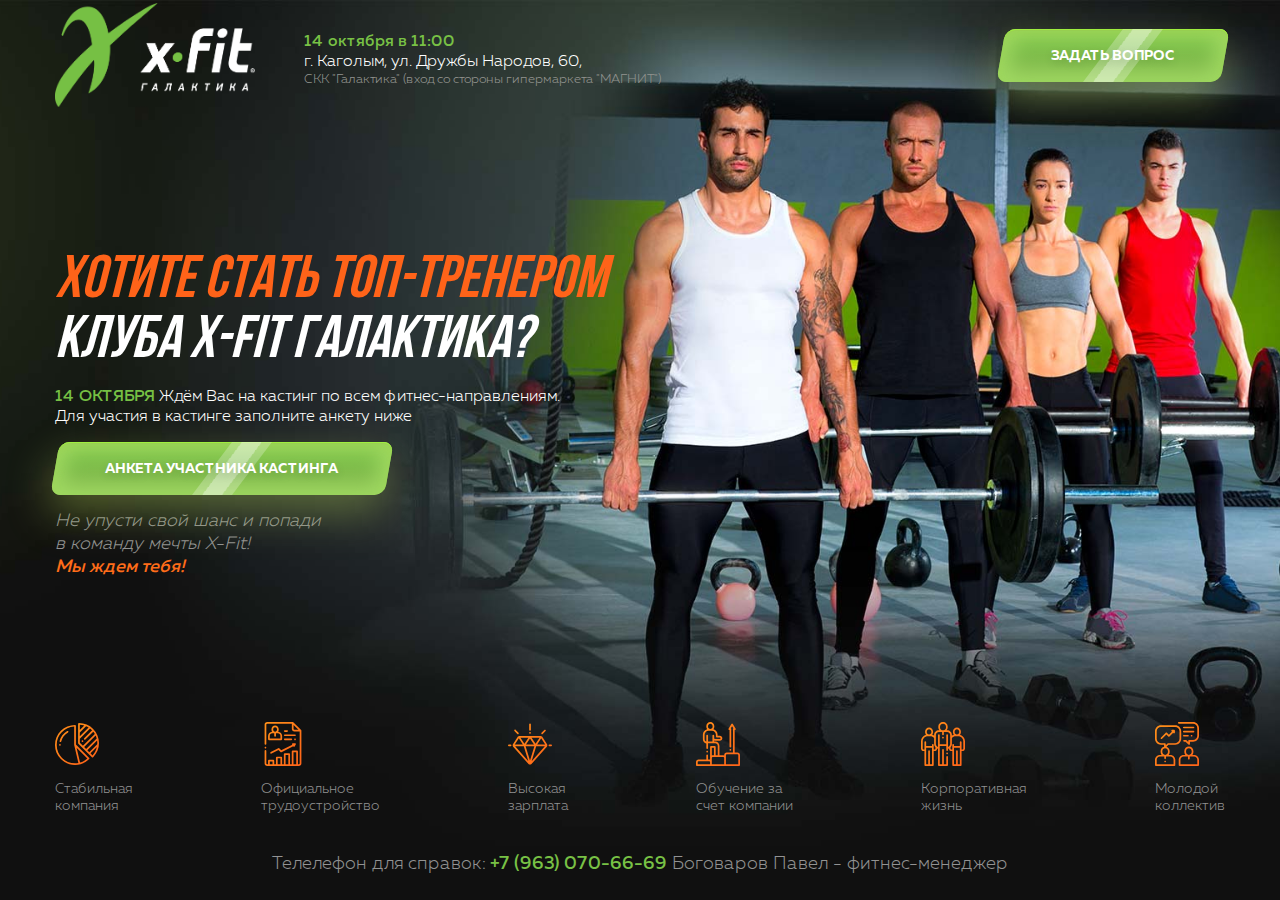
<file: anketa/index.html>
<!DOCTYPE html>
<html lang="ru">
<head>
	<meta charset="UTF-8">
	<title>Фитнес-клуб X-Fit "Галактика"</title>

    <meta name="viewport" content="width=device-width, initial-scale=1.0, user-scalable=no" />
	
    <link rel="stylesheet" href="/css/main.min.css">
	
	<meta property="og:image:height" content="314">
	<meta property="og:image:width" content="600">
	<meta property="og:title" content="Фитнес-клуб X-Fit &quot;Галактика&quot;">
<!--	<meta property="og:description" content="Everything you need to know about the topic you are looking for">-->
	<meta property="og:url" content="http://www.xfit86.ru">
	<meta property="og:image" content="http://www.xfit86.ru/img/og-image.jpg">
	
	
	<link rel="apple-touch-icon" sizes="180x180" href="/img/icon/apple-touch-icon.png">
	<link rel="icon" type="image/png" sizes="32x32" href="/img/icon/favicon-32x32.png">
	<link rel="icon" type="image/png" sizes="16x16" href="/img/icon/favicon-16x16.png">
	<link rel="manifest" href="/site.webmanifest">
	<link rel="mask-icon" href="/img/icon/safari-pinned-tab.svg" color="#79c247">
	<link rel="shortcut icon" href="/img/icon/favicon.ico">
	<meta name="msapplication-TileColor" content="#ff6319">
	<meta name="theme-color" content="#ff6319">
</head> 
<body class="a-body">
	<div class="a-wrapper">
		<header class="a-header">
			<div class="a-header__container container container-l container-xl">
				<div class="a-header__logo"></div>
				<div class="a-header__address">
					<div>14 октября в 11:00 </div>
					<div>г. Каголым, ул. Дружбы Народов, 60, </div>
					<div>СКК "Галактика" (вход со стороны гипермаркета "МАГНИТ") </div>
				</div>
				<div class="a-header__right-block">
					<button data-fancybox data-src="#ask-a-question" title="Задать вопрос" class="btn btn_green"><span>Задать вопрос</span></button>
				</div>
			</div>
		</header>
		<div class="a-content">
			<div class="container container-l container-xl ">
				<div class="a-form">
					<h1 class="a-form__title">
						<span class="orange nowrap">ХОТИТЕ СТАТЬ ТОП-ТРЕНЕРОМ </span>
						КЛУБА X-FIT ГАЛАКТИКА?
					</h1>
					<p class="a-form__description">
						<span>14 ОКТЯБРЯ</span> Ждём Вас на кастинг по всем фитнес-направлениям.
						Для участия в кастинге заполните анкету ниже
					</p>

					<button class="a-form__btn btn btn_green" data-fancybox data-src="#anketa" title="Открыть анкету участника кастинга"><span>Анкета участника кастинга</span></button>

					<div class="a-form__address">
						<div>14 октября в 11:00 </div>
						<div>г. Каголым, ул. Дружбы Народов, 60, </div>
						<div>СКК "Галактика" (вход со стороны гипермаркета "МАГНИТ") </div>
					</div>
					<div class="a-form__note">
						Не упусти свой шанс и попади <br>
						в команду мечты X-Fit! <br>
						<span>Мы ждем тебя!</span>
					</div>
				</div>
			</div>
		</div>
		<div class="a-list">
			<div class="a-list__container">
				<div class="a-list__item">
					<div class="a-list__icon">
						<svg xmlns="http://www.w3.org/2000/svg" viewBox="0 0 512 512"><defs><linearGradient x1="100%" y1="100%" x2="0%" y2="0%" id="a"><stop stop-color="#FF6319" offset="0%"/><stop stop-color="#FF9019" offset="100%"/></linearGradient></defs><g fill="url(#a)" fill-rule="nonzero"><path d="M443.686 80.314C399.632 36.262 341.061 12 278.76 12c-5.523 0-10 4.478-10 10v223.24c0 2.652 1.054 5.195 2.929 7.071l157.854 157.854c1.953 1.952 4.512 2.929 7.071 2.929s5.119-.977 7.071-2.929C487.739 366.111 512 307.54 512 245.24c0-62.301-24.261-120.872-68.314-164.926zM288.76 32.231a212.12 212.12 0 0 1 51.963 8.957L288.76 93.151v-60.92zm0 89.167c.134-.12.272-.234.401-.363l72.321-72.321a212.873 212.873 0 0 1 29.79 15.458L288.76 166.685v-45.287zm0 119.7V194.97L407.99 75.74a214.979 214.979 0 0 1 23.944 21.304l-92.645 92.646c-3.905 3.905-3.905 10.237 0 14.143 1.953 1.952 4.512 2.929 7.071 2.929s5.119-.977 7.071-2.929l91.754-91.755a214.077 214.077 0 0 1 18.374 26.875L325.087 277.425l-36.327-36.327zm50.47 50.469l133.923-133.924a211.518 211.518 0 0 1 11.853 33.396L361.854 314.191l-22.624-22.624zm97.223 97.223l-23.702-23.702 74.419-74.419c-7.864 36.425-25.172 70.122-50.717 98.121zm54.823-130.514l-92.668 92.669-22.611-22.611 113.791-113.791A214.065 214.065 0 0 1 492 245.24c0 4.265-.138 8.508-.385 12.73-.113.103-.23.198-.339.306z"/><path d="M398.166 417.543L243.24 262.617V43.521c0-5.522-4.477-10-10-10-62.301 0-120.872 24.261-164.925 68.314C24.261 145.888 0 204.459 0 266.76s24.261 120.872 68.314 164.926C112.368 475.738 170.939 500 233.24 500c62.3 0 120.872-24.262 164.926-68.314 3.905-3.905 3.905-10.237 0-14.143zM233.24 480C115.659 480 20 384.341 20 266.76c0-114.23 90.283-207.769 203.24-213.008V266.76c0 .777.101 1.541.276 2.285h-.011l48.692 207.421A215.681 215.681 0 0 1 233.24 480zm58.437-8.064l-40.676-173.273 125.79 125.789c-24.636 22.477-53.68 38.582-85.114 47.484z"/><path d="M326.84 216.281c-1.86-1.86-4.44-2.931-7.07-2.931s-5.21 1.07-7.07 2.931c-1.86 1.859-2.93 4.439-2.93 7.069s1.07 5.21 2.93 7.07 4.44 2.93 7.07 2.93 5.21-1.07 7.07-2.93 2.93-4.44 2.93-7.07-1.07-5.21-2.93-7.069zM57.546 256.438H57.5c-5.501 0-9.974 4.447-9.999 9.954v.368c0 5.522 4.477 10 10 10s10-4.478 10-10v-.276c.024-5.524-4.432-10.021-9.955-10.046zM155.058 109.007c-2.734-4.8-8.84-6.474-13.639-3.738-43.929 25.027-76.137 67.396-88.366 116.242-1.341 5.357 1.915 10.788 7.272 12.129.815.204 1.632.302 2.436.302 4.479 0 8.556-3.031 9.693-7.573 10.91-43.577 39.655-81.383 78.865-103.723 4.799-2.733 6.473-8.84 3.739-13.639z"/></g></svg>
					</div>
					<div class="a-list__info">
						Стабильная <br>
						компания
					</div>
				</div>
				<div class="a-list__item">
					<div class="a-list__icon">
						<svg xmlns="http://www.w3.org/2000/svg" viewBox="0 0 512 512"><defs><linearGradient x1="100%" y1="100%" x2="0%" y2="0%" id="a"><stop stop-color="#FF6319" offset="0%"/><stop stop-color="#FF9019" offset="100%"/></linearGradient></defs><g fill="url(#a)" fill-rule="nonzero"><path d="M59.07 290.06c-1.86-1.87-4.44-2.93-7.07-2.93s-5.21 1.06-7.07 2.93a10.04 10.04 0 0 0-2.93 7.07c0 2.63 1.07 5.21 2.93 7.07 1.86 1.86 4.44 2.93 7.07 2.93s5.21-1.07 7.07-2.93 2.93-4.44 2.93-7.07c0-2.64-1.07-5.21-2.93-7.07z"/><path d="M467.07 93.915l-91-90.987A9.998 9.998 0 0 0 369 0H72C55.458 0 42 13.458 42 30v226c0 5.523 4.477 10 10 10s10-4.477 10-10V30c0-5.514 4.486-10 10-10h287v61c0 16.542 13.458 30 30 30h61v371c0 5.514-4.486 10-10 10h-10V342.063c0-5.523-4.477-10-10-10h-52c-5.523 0-10 4.477-10 10V492h-20V374.063c0-5.523-4.477-10-10-10h-52c-5.523 0-10 4.477-10 10V492h-20v-78.938c0-5.523-4.477-10-10-10h-52c-5.523 0-10 4.477-10 10V492h-20v-42c0-5.523-4.477-10-10-10H92c-5.523 0-10 4.477-10 10v42H72c-5.514 0-10-4.486-10-10V335.063c0-5.523-4.477-10-10-10s-10 4.477-10 10V482c0 16.542 13.458 30 30 30h368c16.542 0 30-13.458 30-30V100.987a10 10 0 0 0-2.93-7.072zM389 91c-5.514 0-10-4.486-10-10V34.14L435.869 91H389zM134 492h-32v-32h32v32zm92 0h-32v-68.938h32V492zm92 0h-32V384.063h32V492zm92 0h-32V352.063h32V492z"/><path d="M199.663 112.149A41.74 41.74 0 0 0 206 90v-8c0-23.159-18.841-42-42-42s-42 18.841-42 42v8a41.74 41.74 0 0 0 6.337 22.149C102.472 114.032 82 135.663 82 162v40c0 5.523 4.477 10 10 10h144c5.523 0 10-4.477 10-10v-40c0-26.337-20.472-47.968-46.337-49.851zM142 82c0-12.131 9.869-22 22-22s22 9.869 22 22v8c0 12.131-9.869 22-22 22s-22-9.869-22-22v-8zm84 110H102v-30c0-16.542 13.458-30 30-30h22v30c0 5.523 4.477 10 10 10s10-4.477 10-10v-30h22c16.542 0 30 13.458 30 30v30zM396 144H276c-5.523 0-10 4.477-10 10s4.477 10 10 10h120c5.523 0 10-4.477 10-10s-4.477-10-10-10zM403.07 194.93c-1.86-1.86-4.44-2.93-7.07-2.93s-5.21 1.07-7.07 2.93c-1.86 1.86-2.93 4.44-2.93 7.07s1.07 5.21 2.93 7.07S393.37 212 396 212s5.21-1.07 7.07-2.93c1.86-1.86 2.93-4.44 2.93-7.07s-1.07-5.21-2.93-7.07zM353 192h-77c-5.523 0-10 4.477-10 10s4.477 10 10 10h77c5.523 0 10-4.477 10-10s-4.477-10-10-10zM304.372 96H276c-5.523 0-10 4.477-10 10s4.477 10 10 10h28.372c5.523 0 10-4.477 10-10s-4.477-10-10-10zM404.517 250.76a9.999 9.999 0 0 0-8.517-4.759h-25.333c-5.523 0-10 4.477-10 10 0 3.181 1.49 6.01 3.806 7.841L235.43 329.69l-22.859-22.859a10.002 10.002 0 0 0-11.604-1.842l-87.5 44.5c-4.923 2.503-6.884 8.524-4.38 13.447a9.998 9.998 0 0 0 13.446 4.381l81.029-41.209 22.866 22.867a10.003 10.003 0 0 0 11.617 1.836l137.057-69.939a9.962 9.962 0 0 0 5.141 6.338 10 10 0 0 0 13.434-4.42l9.003-17.832c.182-.32.351-.647.497-.984l1.75-3.466a10 10 0 0 0-.41-9.748z"/></g></svg>
					</div>
					<div class="a-list__info">
						Официальное <br>
						трудоустройство
					</div>
				</div>
				<div class="a-list__item">
					<div class="a-list__icon">
						<svg xmlns="http://www.w3.org/2000/svg" viewBox="0 0 512 512"><defs><linearGradient x1="100%" y1="100%" x2="0%" y2="0%" id="a"><stop stop-color="#FF6319" offset="0%"/><stop stop-color="#FF9019" offset="100%"/></linearGradient></defs><path d="M454.254 258.609l-55.703-86.019a23.241 23.241 0 0 0-19.58-10.648H133.204a23.245 23.245 0 0 0-19.563 10.621l-55.876 86.03c-5.71 8.79-4.828 20.396 2.145 28.222l178.662 200.58a23.348 23.348 0 0 0 17.418 7.812h.001a23.351 23.351 0 0 0 17.419-7.811l178.682-200.592c6.963-7.817 7.852-19.411 2.162-28.195zm-86.567-76.668l-46.846 72.44-46.874-72.44h93.72zm-65.225 80.852h-92.944l46.472-71.819 46.472 71.819zm-64.449-80.85l-46.745 72.241-46.729-72.241h93.474zm-111.965 8.235l46.97 72.615H78.885l47.163-72.615zm-42.939 92.615h100.645l53.216 172.735L83.109 282.793zM255.99 449.336l-51.309-166.543h102.618L255.99 449.336zm19.019 6.198l53.218-172.74h100.654l-153.872 172.74zm64.211-192.741l46.927-72.565 46.989 72.565H339.22zM30.333 262.793H10c-5.522 0-10 4.477-10 10s4.478 10 10 10h20.333c5.522 0 10-4.477 10-10s-4.478-10-10-10zM502 262.793h-20.333c-5.522 0-10 4.477-10 10s4.478 10 10 10H502c5.522 0 10-4.477 10-10s-4.478-10-10-10zM437.146 91.826c-3.906-3.905-10.236-3.905-14.143 0l-33.217 33.217c-3.905 3.905-3.905 10.237 0 14.142a9.972 9.972 0 0 0 7.072 2.929 9.97 9.97 0 0 0 7.071-2.929l33.217-33.217c3.905-3.905 3.905-10.236 0-14.142zM122.646 124.865L89.43 91.647c-3.904-3.905-10.234-3.905-14.143 0-3.905 3.905-3.905 10.237 0 14.142l33.217 33.217a9.968 9.968 0 0 0 7.071 2.929 9.972 9.972 0 0 0 7.071-2.929c3.905-3.904 3.905-10.237 0-14.141zM256.254 16.793c-5.522 0-10 4.477-10 10v65.168c0 5.523 4.477 10 10 10 5.522 0 10-4.477 10-10V26.793c0-5.522-4.478-10-10-10zM263.319 118.72c-1.859-1.86-4.439-2.93-7.069-2.93s-5.21 1.07-7.07 2.93a10.076 10.076 0 0 0-2.93 7.07c0 2.64 1.069 5.21 2.93 7.07 1.86 1.87 4.44 2.93 7.07 2.93s5.21-1.06 7.069-2.93c1.87-1.86 2.931-4.44 2.931-7.07s-1.061-5.209-2.931-7.07z" fill="url(#a)" fill-rule="nonzero"/></svg>
					</div>
					<div class="a-list__info">
						Высокая <br>
						зарплата
					</div>
				</div>
				<div class="a-list__item">
					<div class="a-list__icon">
						<svg xmlns="http://www.w3.org/2000/svg" viewBox="0 0 512 512"><defs><linearGradient x1="100%" y1="100%" x2="0%" y2="0%" id="a"><stop stop-color="#FF6319" offset="0%"/><stop stop-color="#FF9019" offset="100%"/></linearGradient></defs><g fill="url(#a)" fill-rule="nonzero"><path d="M482 356h-32V93.198h3.294a10.002 10.002 0 0 0 8.476-15.307l-33.294-53.167a10 10 0 0 0-16.95 0l-33.294 53.167a10.002 10.002 0 0 0 8.476 15.307H390V287c0 5.522 4.477 10 10 10s10-4.478 10-10V83.198c0-4.025-2.379-7.496-5.808-9.082L420 48.873l15.808 25.243A10.004 10.004 0 0 0 430 83.198V356h-72c-16.542 0-30 13.458-30 30v3.72a29.857 29.857 0 0 0-10-1.72h-44.937V277.844c0-27.57-22.43-50-50-50h-11.824v-12.185a33.556 33.556 0 0 0 13.759 2.943h51.881c16.333 0 29.621-13.287 29.621-29.62s-13.288-29.621-29.621-29.621h-25.712v-11.252c0-30.246-20.459-55.788-48.26-63.558 6.338-7.947 10.14-18.002 10.14-28.934v-9.123C213.048 20.856 192.191 0 166.555 0s-46.493 20.856-46.493 46.493v9.123c0 10.738 3.669 20.629 9.806 28.509-28.588 7.239-49.806 33.177-49.806 63.984v51.819c0 24.129 17.21 44.312 40 48.924V305.5c0 5.522 4.477 10 10 10s10-4.478 10-10v-57.656h83.001c16.542 0 30 13.458 30 30V388h-24v-98.083c0-5.522-4.477-10-10-10H174c-5.523 0-10 4.478-10 10V436H140.062v-49c0-5.522-4.477-10-10-10s-10 4.478-10 10v49H30c-16.542 0-30 13.458-30 30v36c0 5.522 4.477 10 10 10h492c5.523 0 10-4.478 10-10V386c0-16.542-13.458-30-30-30zM140.062 46.493c0-14.608 11.885-26.493 26.493-26.493 14.608 0 26.493 11.885 26.493 26.493v9.123c0 14.607-11.885 26.492-26.493 26.492-14.608 0-26.493-11.885-26.493-26.492v-9.123zm61.177 101.77c-5.523 0-10 4.478-10 10v69.581h-51.177v-69.581c0-5.523-4.477-10-10-10s-10 4.478-10 10v69.885c-11.635-4.101-20-15.199-20-28.22v-51.819c0-25.364 20.636-46 46-46h39.105c25.365 0 46 20.636 46 46v21.252c0 5.522 4.477 10 10 10h35.712c5.305 0 9.621 4.316 9.621 9.621s-4.316 9.62-9.621 9.62h-51.881c-7.586 0-13.759-6.172-13.759-13.758v-26.581c0-5.522-4.477-10-10-10zM164 492H20v-26c0-5.514 4.486-10 10-10h124c5.514 0 10 4.486 10 10v26zm20-192.083h25.063V388H194c-3.506 0-6.87.61-10 1.72v-89.803zM328 492H184v-74c0-5.514 4.486-10 10-10h124c5.514 0 10 4.486 10 10v74zm164 0H348V386c0-5.514 4.486-10 10-10h124c5.514 0 10 4.486 10 10v106z"/><path d="M137.13 337.32c-1.86-1.859-4.44-2.93-7.07-2.93s-5.2 1.07-7.07 2.93c-1.86 1.86-2.93 4.44-2.93 7.07s1.07 5.21 2.93 7.07c1.86 1.859 4.44 2.93 7.07 2.93s5.21-1.07 7.07-2.93 2.93-4.44 2.93-7.07-1.07-5.21-2.93-7.07zM407.07 317.93c-1.86-1.86-4.44-2.93-7.07-2.93s-5.21 1.069-7.07 2.93c-1.86 1.86-2.93 4.44-2.93 7.07s1.07 5.21 2.93 7.069c1.86 1.86 4.44 2.931 7.07 2.931s5.21-1.07 7.07-2.931c1.86-1.859 2.93-4.439 2.93-7.069s-1.07-5.21-2.93-7.07z"/></g></svg>
					</div>
					<div class="a-list__info">
						Обучение за <br>
						счет компании
					</div>
				</div>
				<div class="a-list__item">
					<div class="a-list__icon">
						<svg xmlns="http://www.w3.org/2000/svg" viewBox="0 0 512 512"><defs><linearGradient x1="100%" y1="100%" x2="0%" y2="0%" id="a"><stop stop-color="#FF6319" offset="0%"/><stop stop-color="#FF9019" offset="100%"/></linearGradient></defs><path d="M454.034 149.112c6.533-8.008 10.459-18.223 10.459-29.34v-9.123c0-25.637-20.856-46.493-46.493-46.493s-46.493 20.856-46.493 46.493v9.123c0 11.121 3.929 21.34 10.467 29.349a79.26 79.26 0 0 0-22.458 10.186v-7.252c0-30.174-24.548-54.723-54.722-54.723h-6.457c7.745-9.428 12.402-21.485 12.402-34.61v-8.111C310.738 24.5 286.24 0 256.127 0c-30.113 0-54.611 24.5-54.611 54.612v8.111c0 13.125 4.657 25.182 12.402 34.61h-6.457c-30.174 0-54.722 24.549-54.722 54.723v7.425a79.252 79.252 0 0 0-22.712-10.359c6.537-8.01 10.467-18.228 10.467-29.349v-9.123c0-25.637-20.856-46.493-46.493-46.493S47.508 85.013 47.508 110.65v9.123c0 11.117 3.926 21.331 10.459 29.34C24.591 158.318 0 188.926 0 225.188v81.846c0 17.391 14.148 31.539 31.539 31.539h8.389V502c0 5.522 4.477 10 10 10h43.938c.021 0 .041-.003.062-.003.021 0 .041.003.062.003h43.938c5.523 0 10-4.478 10-10V338.573h8.534c17.333 0 31.442-14.056 31.534-31.369a54.225 54.225 0 0 0 10.131 2.777V502c0 5.522 4.477 10 10 10h96c5.523 0 10-4.478 10-10v-96.948c0-5.522-4.477-10-10-10s-10 4.478-10 10V492h-28V323.306c0-5.522-4.477-10-10-10s-10 4.478-10 10V492h-28V279.556h76v48.163c0 5.522 4.477 10 10 10s10-4.478 10-10v-17.737a54.261 54.261 0 0 0 9.88-2.678c.146 17.266 14.232 31.269 31.532 31.269h8.534V502c0 5.522 4.477 10 10 10h43.938c.021 0 .041-.003.062-.003.021 0 .041.003.062.003h43.938c5.523 0 10-4.478 10-10V338.573h8.389c17.391 0 31.539-14.148 31.539-31.539v-81.846c-.001-36.262-24.592-66.87-57.967-76.076zM67.507 110.649c0-14.608 11.885-26.493 26.493-26.493 14.608 0 26.493 11.885 26.493 26.493v9.123c0 14.608-11.885 26.493-26.493 26.493-14.608 0-26.493-11.885-26.493-26.493v-9.123zM127.928 492H103.99V338c0-5.522-4.477-10-10-10s-10 4.478-10 10v10.5c-.074.49-.125.989-.125 1.5v142H59.928V298.994h68V492zm40.071-184.967c.001 6.363-5.175 11.54-11.538 11.54h-8.534v-53.226c0-5.522-4.477-10-10-10s-10 4.478-10 10v13.646h-68v-45.477c0-5.522-4.477-10-10-10s-10 4.478-10 10v85.056h-8.389c-6.362 0-11.539-5.177-11.539-11.539v-81.846c0-32.49 26.433-58.923 58.923-58.923h30.154c16.585 0 32.494 7.049 43.647 19.34l.014.014v70.453c0 14.679 5.821 28.016 15.262 37.854v13.108zM256.127 20c19.085 0 34.611 15.526 34.611 34.611v8.111c0 19.084-15.526 34.61-34.611 34.61-19.085 0-34.611-15.526-34.611-34.61v-8.111c0-19.085 15.526-34.611 34.611-34.611zm83.388 236.073c0 15.913-10.763 29.35-25.389 33.438V152.056c.001-5.523-4.476-10-9.999-10-5.523 0-10 4.478-10 10v107.5h-76v-107.5c0-5.522-4.477-10-10-10s-10 4.478-10 10V289.51c-14.626-4.088-25.389-17.525-25.389-33.438V152.056c0-19.146 15.576-34.723 34.722-34.723h38.333v27.327c0 5.522 4.477 10 10 10s10-4.478 10-10v-27.327h39c19.146 0 34.722 15.576 34.722 34.723v104.017zm51.992-145.424c0-14.608 11.885-26.493 26.493-26.493 14.608 0 26.493 11.885 26.493 26.493v9.123c0 14.608-11.885 26.493-26.493 26.493-14.608 0-26.493-11.885-26.493-26.493v-9.123zM452.072 492h-23.937V350c0-.511-.051-1.009-.125-1.5V338c0-5.522-4.477-10-10-10s-10 4.478-10 10v154h-23.938V298.994h68V492zm28.389-173.427h-8.389v-85.056c0-5.522-4.477-10-10-10s-10 4.478-10 10v45.477h-68v-13.646c0-5.522-4.477-10-10-10s-10 4.478-10 10v53.226h-8.534c-6.362 0-11.539-5.177-11.539-11.539v-12.842c9.592-9.862 15.516-23.309 15.516-38.12v-70.718c11.142-12.132 26.938-19.089 43.407-19.089h30.154c32.49 0 58.923 26.433 58.923 58.923v81.845H492c0 6.362-5.176 11.539-11.539 11.539zM311.2 358.65a10.033 10.033 0 0 0-7.07-2.93c-2.63 0-5.21 1.061-7.07 2.93a10.033 10.033 0 0 0-2.93 7.07c0 2.63 1.06 5.21 2.93 7.07a10.08 10.08 0 0 0 7.07 2.93c2.63 0 5.2-1.07 7.07-2.93 1.86-1.86 2.93-4.44 2.93-7.07s-1.07-5.21-2.93-7.07zm-48.34-183.69a10.058 10.058 0 0 0-7.07-2.93c-2.63 0-5.21 1.069-7.07 2.93a10.072 10.072 0 0 0-2.93 7.07c0 2.63 1.07 5.21 2.93 7.069a10.077 10.077 0 0 0 7.07 2.931c2.64 0 5.21-1.07 7.07-2.931a10.029 10.029 0 0 0 2.93-7.069 10.03 10.03 0 0 0-2.93-7.07z" fill="url(#a)" fill-rule="nonzero"/></svg>
					</div>
					<div class="a-list__info">
						Корпоративная <br>
						жизнь
					</div>
				</div>
				<div class="a-list__item">
					<div class="a-list__icon">
						<svg xmlns="http://www.w3.org/2000/svg" viewBox="0 0 512 512"><defs><linearGradient x1="100%" y1="100%" x2="0%" y2="0%" id="a"><stop stop-color="#FF6319" offset="0%"/><stop stop-color="#FF9019" offset="100%"/></linearGradient></defs><g fill="url(#a)" fill-rule="nonzero"><path d="M235.5 37.272H69.636C31.239 37.272 0 68.512 0 106.909v89.454C0 234.761 31.239 266 69.636 266h35.659v21.67c-23.057 5.706-40.205 26.561-40.205 51.356v10.728c0 12.432 4.321 23.868 11.526 32.909h-19.66C25.551 382.663 0 408.214 0 439.62V502c0 5.522 4.477 10 10 10h216c5.523 0 10-4.478 10-10v-62.38c0-31.406-25.551-56.957-56.957-56.957h-19.66c7.205-9.041 11.526-20.477 11.526-32.909v-10.728c0-23.567-15.492-43.577-36.825-50.401L156.71 266h78.79c38.397 0 69.636-31.239 69.636-69.637v-89.454c0-38.397-31.239-69.637-69.636-69.637zm-56.457 365.391c20.378 0 36.957 16.579 36.957 36.957V492H20v-52.38c0-20.378 16.579-36.957 36.957-36.957H108v20.264c0 5.522 4.477 10 10 10s10-4.478 10-10v-20.264h51.043zm-28.134-63.637v10.728c0 18.146-14.763 32.909-32.909 32.909S85.091 367.9 85.091 349.754v-10.728c0-18.146 14.763-32.908 32.909-32.908s32.909 14.763 32.909 32.908zm134.227-142.663c0 27.37-22.267 49.637-49.636 49.637h-82.932a10.001 10.001 0 0 0-7.071 2.929l-20.202 20.202V256c0-5.522-4.477-10-10-10H69.636C42.267 246 20 223.733 20 196.363v-89.454c0-27.37 22.267-49.637 49.636-49.637H235.5c27.37 0 49.636 22.267 49.636 49.637v89.454zM455.043 382.663h-19.66c7.205-9.041 11.526-20.477 11.526-32.909v-10.728c0-29.174-23.735-52.908-52.909-52.908s-52.909 23.734-52.909 52.908v10.728c0 12.432 4.321 23.868 11.526 32.909h-19.66c-31.406 0-56.957 25.551-56.957 56.957V502c0 5.522 4.477 10 10 10h216c5.523 0 10-4.478 10-10v-62.38c0-31.406-25.551-56.957-56.957-56.957zm-93.952-43.637c0-18.146 14.763-32.908 32.909-32.908s32.909 14.763 32.909 32.908v10.728c0 18.146-14.763 32.909-32.909 32.909s-32.909-14.763-32.909-32.909v-10.728zM492 492H296v-52.38c0-20.378 16.579-36.957 36.957-36.957H384v25.381c0 5.522 4.477 10 10 10s10-4.478 10-10v-25.381h51.043c20.378 0 36.957 16.579 36.957 36.957V492z"/><path d="M125.07 452.6c-1.86-1.871-4.44-2.93-7.07-2.93s-5.21 1.06-7.07 2.93a10.06 10.06 0 0 0-2.93 7.07c0 2.63 1.07 5.21 2.93 7.07 1.86 1.859 4.44 2.93 7.07 2.93s5.21-1.07 7.07-2.93 2.93-4.44 2.93-7.07c0-2.64-1.07-5.21-2.93-7.07zM442.364 0H276.5c-5.523 0-10 4.478-10 10s4.477 10 10 10h165.864C469.733 20 492 42.267 492 69.637v89.454c0 27.37-22.267 49.637-49.636 49.637h-45.659c-5.523 0-10 4.478-10 10v13.131l-20.202-20.202a10 10 0 0 0-7.071-2.929h-21.765c-5.523 0-10 4.478-10 10s4.477 10 10 10h17.623l34.344 34.344a9.997 9.997 0 0 0 10.897 2.168 10 10 0 0 0 6.173-9.239v-27.272h35.659c38.397 0 69.636-31.239 69.636-69.637V69.637C512 31.239 480.761 0 442.364 0zM222.006 90.846h-22.407c-5.523 0-10 4.478-10 10 0 4.975 3.637 9.09 8.396 9.86l-36.575 36.575-22.199-22.199c-3.905-3.904-10.237-3.904-14.142 0l-57.026 57.025c-3.905 3.905-3.906 10.237 0 14.143a9.972 9.972 0 0 0 7.071 2.929 9.97 9.97 0 0 0 7.071-2.929l49.955-49.955 22.198 22.198c3.905 3.904 10.237 3.904 14.142 0l43.654-43.653c.762 4.766 4.881 8.412 9.862 8.412 5.523 0 10-4.478 10-10v-22.406c0-5.522-4.477-10-10-10z"/><path d="M384 150h-48.689c-5.523 0-10 4.478-10 10s4.477 10 10 10H384c5.523 0 10-4.478 10-10s-4.477-10-10-10zM433.07 152.93c-1.86-1.86-4.44-2.93-7.07-2.93s-5.21 1.069-7.07 2.93c-1.86 1.86-2.93 4.44-2.93 7.07s1.07 5.21 2.93 7.069c1.86 1.86 4.44 2.931 7.07 2.931s5.21-1.07 7.07-2.931c1.86-1.859 2.93-4.439 2.93-7.069s-1.07-5.21-2.93-7.07zM448 54H335.311c-5.523 0-10 4.478-10 10s4.477 10 10 10H448c5.523 0 10-4.478 10-10s-4.477-10-10-10zM448 102H335.311c-5.523 0-10 4.478-10 10s4.477 10 10 10H448c5.523 0 10-4.478 10-10s-4.477-10-10-10z"/></g></svg>
					</div>
					<div class="a-list__info">
						Молодой <br>
						коллектив
					</div>
				</div>
			</div>
		</div>
		<div class="a-contact">Телелефон для справок: <a class="nowrap" href="#">+7 (963) 070-66-69</a> Боговаров Павел - фитнес-менеджер</div>
	</div>









	
	
	
	
	<form class="a-popup" id="ask-a-question">
		<div class="a-popup__title">Задайте вопрос</div>
		<label class="a-popup__input-group item-group item-group_icon item-group_icon-user">
			<input type="text" autocomplete="name" name="name" class="a-popup__input item-group__input" placeholder="Введите Ваше имя" required>
		</label>
		<label class="a-popup__input-group item-group item-group_icon item-group_icon-tel">
			<input type="tel" autocomplete="tel" name="tel" class="a-popup__input item-group__input" placeholder="Введите Ваш телефон" required>
		</label>
		<label class="a-popup__input-group item-group item-group_icon item-group_icon-top item-group_icon-question">
			<textarea rows="1" name="question" class="a-popup__input item-group__textarea" placeholder="Напишите вопрос" required></textarea>
		</label>

		<input type="hidden" name="form-type" value="ask-a-question">
		<button type="submit" class="a-popup__btn btn btn_green" title="Отправить форму"><span>узнать ответ</span></button>
	</form>
	
	<form class="a-popup" id="anketa">
		<div class="a-popup__title">Анкета участника кастинга</div>
		<label class="a-popup__input-group item-group item-group_icon item-group_icon-user">
			<input type="text" autocomplete="name" name="name" class="a-popup__input item-group__input" placeholder="Введите Ваше имя" required>
		</label>
		<label class="a-popup__input-group item-group item-group_icon item-group_icon-tel">
			<input type="tel" autocomplete="tel" name="tel" class="a-popup__input item-group__input" placeholder="Введите Ваш телефон" required>
		</label>
		<label class="a-popup__input-group item-group item-group_icon item-group_icon-email">
			<input type="email" autocomplete="email" name="email" class="a-popup__input item-group__input" placeholder="Введите Ваш E-Mail" required>
		</label>
		
		<label class="a-popup__input-group item-group item-group_icon item-group_icon-question">
			<input type="text" autocomplete="bday" name="date" class="a-popup__input item-group__input" placeholder="Дата рождения">
		</label>
		<label class="a-popup__input-group item-group item-group_icon item-group_icon-top item-group_icon-question">
			<textarea rows="1" type="text" name="question-1" class="a-popup__input item-group__textarea" placeholder="Ваша цель"></textarea>
		</label>
		<label class="a-popup__input-group item-group item-group_icon item-group_icon-top item-group_icon-question">
			<textarea rows="1" type="text" name="question-2" class="a-popup__input item-group__textarea" placeholder="Образование"></textarea>
		</label>
		<label class="a-popup__input-group item-group item-group_icon item-group_icon-top item-group_icon-question">
			<textarea rows="1" type="text" name="question-3" class="a-popup__input item-group__textarea" placeholder="Опыт работы"></textarea>
		</label>
		<label class="a-popup__input-group item-group item-group_icon item-group_icon-top item-group_icon-question">
			<textarea rows="1" type="text" name="question-4" class="a-popup__input item-group__textarea" placeholder="Проф. навыки"></textarea>
		</label>
		<label class="a-popup__input-group item-group item-group_icon item-group_icon-top item-group_icon-question">
			<textarea rows="1" type="text" name="question-5" class="a-popup__input item-group__textarea" placeholder="Доп. сведения"></textarea>
		</label>

		<input type="hidden" name="form-type" value="anketa">
		<button type="submit" class="a-popup__btn btn btn_green" title="Отправить форму"><span>Отправить анкету</span></button>
	</form>
	
	
	<div class="a-popup" id="thanks">
		<div class="a-popup__title">Спасибо!</div>
		<div class="a-popup__description">Ваша заявка отправлена, в ближайшее время мы с Вами свяжемся</div>
		<button data-fancybox-close class="a-popup__btn btn btn_green">Ок!</button>
	</div>
	
	
	
	<script>
		var addr = "Когалым, Дружбы народов д. 60",
			url = '/mail.php';
	</script>
	<script src="//code.jquery.com/jquery-3.3.1.min.js"></script>
	
	<script src="/js/jquery.fancybox.min.js"></script>	
	<script src="/js/owl.carousel.min.js"></script>
	
	<script src="/js/inputmask/inputmask.min.js"></script>
	<script src="/js/inputmask/inputmask.extensions.min.js"></script>
	<script src="/js/inputmask/jquery.inputmask.min.js"></script>
	
	<script src="/js/main.min.js"></script>
	
	<!-- Yandex.Metrika counter -->
	<script type="text/javascript" >
		(function (d, w, c) {
			(w[c] = w[c] || []).push(function() {
				try {
					w.yaCounter49821397 = new Ya.Metrika2({
						id:49821397,
						clickmap:true,
						trackLinks:true,
						accurateTrackBounce:true,
						webvisor:true
					});
				} catch(e) { }
			});

			var n = d.getElementsByTagName("script")[0],
				s = d.createElement("script"),
				f = function () { n.parentNode.insertBefore(s, n); };
			s.type = "text/javascript";
			s.async = true;
			s.src = "https://mc.yandex.ru/metrika/tag.js";

			if (w.opera == "[object Opera]") {
				d.addEventListener("DOMContentLoaded", f, false);
			} else { f(); }
		})(document, window, "yandex_metrika_callbacks2");
	</script>
	<noscript><div><img src="https://mc.yandex.ru/watch/49821397" style="position:absolute; left:-9999px;" alt="" /></div></noscript>
	<!-- /Yandex.Metrika counter -->
	
</body>
</html>
</file>
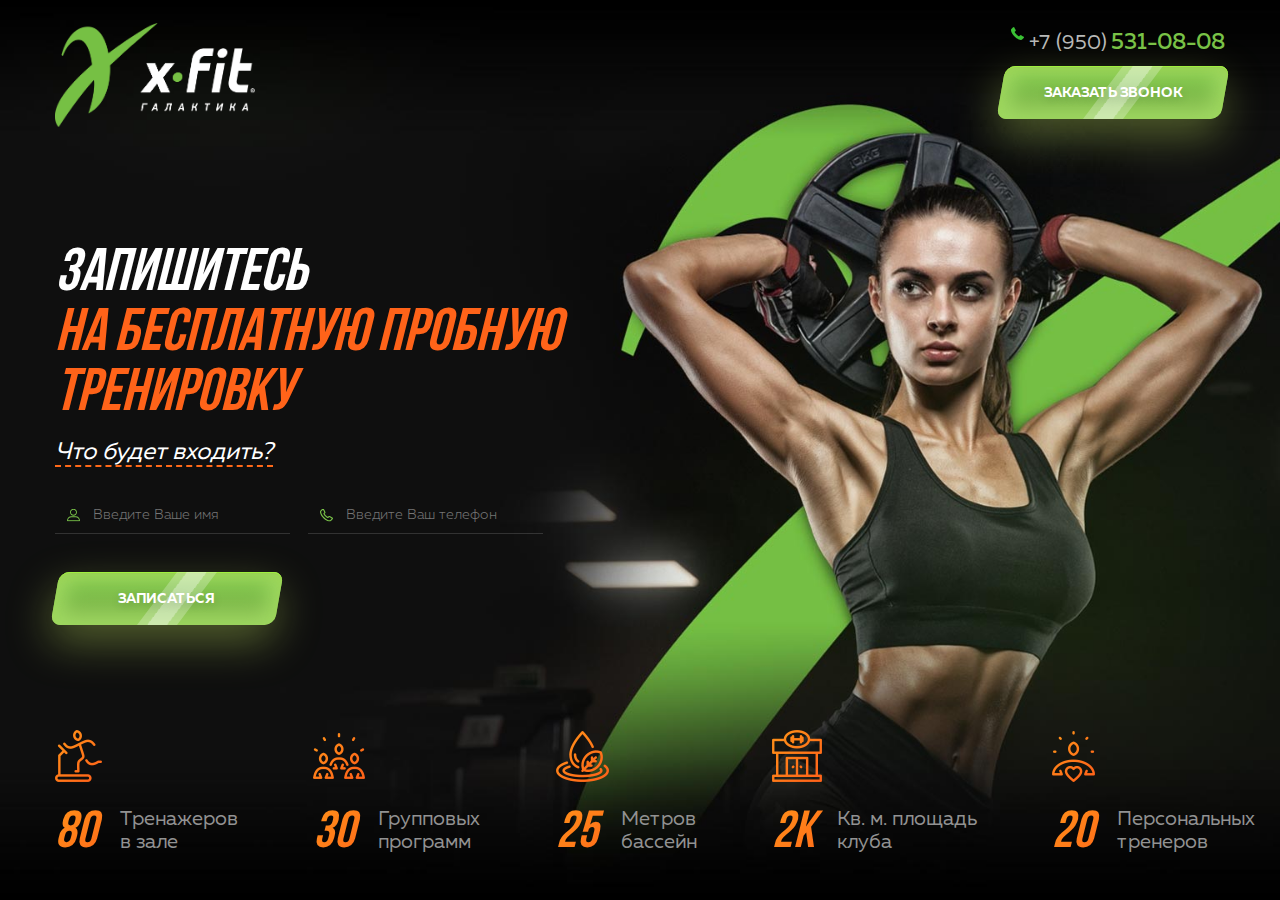
<file: gostvizit/index.html>
<!DOCTYPE html>
<html lang="ru">
<head>
	<meta charset="UTF-8">
	<title>Фитнес-клуб X-Fit "Галактика"</title>

    <meta name="viewport" content="width=device-width, initial-scale=1.0, user-scalable=no" />
<!--
	<meta name="theme-color" content="#000000">
	<meta name="apple-mobile-web-app-status-bar-style" content="black">
-->
	
    <link rel="stylesheet" href="/css/main.min.css">
	
	<meta property="og:image:height" content="314">
	<meta property="og:image:width" content="600">
	<meta property="og:title" content="Фитнес-клуб X-Fit &quot;Галактика&quot;">
<!--	<meta property="og:description" content="Everything you need to know about the topic you are looking for">-->
	<meta property="og:url" content="http://www.xfit86.ru">
	<meta property="og:image" content="http://www.xfit86.ru/img/og-image.jpg">
	
	
	<link rel="apple-touch-icon" sizes="180x180" href="/img/icon/apple-touch-icon.png">
	<link rel="icon" type="image/png" sizes="32x32" href="/img/icon/favicon-32x32.png">
	<link rel="icon" type="image/png" sizes="16x16" href="/img/icon/favicon-16x16.png">
	<link rel="manifest" href="/site.webmanifest">
	<link rel="mask-icon" href="/img/icon/safari-pinned-tab.svg" color="#79c247">
	<link rel="shortcut icon" href="/img/icon/favicon.ico">
	<meta name="msapplication-TileColor" content="#ff6319">
	<meta name="theme-color" content="#ff6319">
</head> 
<body class="promo-body">
	<header class="header">
		
		<div class="header__container container container-l container-xl">
			<div class="header-logo-2 header-logo-2_left"></div>
			
			<div class="header__right-block">
				<button class="call-me-btn" data-fancybox data-src="#call-me-form"></button>
				<a class="header__number" href="tel:+79505310808" title="Позвонить">+7 (950) <span class="green">531-08-08</span></a>
				<button class="btn btn_green phone-icon" data-fancybox data-src="#call-me-form" title="Заказать звонок">
					<span>заказать звонок</span>
				</button>
				
			</div>
		</div>
		
	</header>
	<div class="promo promo_long">
		<div class="container container-l promo__container">
			<div class="promo-form">
				<h1 class="promo-form__title promo-form__title_long">ЗАПИШИТЕСЬ <br><span class="orange">НА БЕСПЛАТНую пробную тренировку</span></h1>
				<div class="">
					<div class="promo-form__tooltip" data-fancybox data-src="#guest-visit-promo-form-2">Что будет входить?</div>
				</div>
				
				<button class="promo-form__mob-btn btn btn_green" data-fancybox data-src="#guest-visit-promo-form-2" title="Открыть форму">
					<span>Записаться</span>
				</button>
				
				<form class="promo-form__desktop-form" action="" id="guest-visit-promo-form-1">
					<div class="promo-form__input-container">
						<label class="promo-form__input item-group item-group_icon item-group_icon-user">
							<input required autocomplete="name" name="name" type="text" class="item-group__input" placeholder="Введите Ваше имя">
						</label>
						<label class="promo-form__input item-group item-group_icon item-group_icon-tel">
							<input required autocomplete="tel" name="tel" type="tel" class="item-group__input" placeholder="Введите Ваш телефон">
						</label>
					</div>
					<input type="hidden" name="form-type" value="guest-visit-promo">
					<button type="submit" class="btn btn_green" title="Отправить форму">
						<span>Записаться</span>
					</button>
				</form>
			</div>
			<div class="promo-list">
				<div class="promo-list__item">
					<div class="promo-list__icon">
						<img src="/img/training.png" alt="">
					</div>
					<div class="promo-list__info">
						<div class="promo-list__value">80</div>
						<div class="promo-list__text">Тренажеров <br>в зале</div>
					</div>
				</div>
				<div class="promo-list__item">
					<div class="promo-list__icon">
						<img src="/img/wellness-group.png" alt="">
					</div>
					<div class="promo-list__info">
						<div class="promo-list__value">30</div>
						<div class="promo-list__text">Групповых <br>программ</div>
					</div>
				</div>
				<div class="promo-list__item">
					<div class="promo-list__icon">
						<img src="/img/spa.png" alt="">
					</div>
					<div class="promo-list__info">
						<div class="promo-list__value">25</div>
						<div class="promo-list__text">Метров <br>бассейн</div>
					</div>
				</div>
				<div class="promo-list__item promo-list__item_only-desktop">
					<div class="promo-list__icon">
						<img src="/img/gym.png" alt="">
					</div>
					<div class="promo-list__info">
						<div class="promo-list__value">2K</div>
						<div class="promo-list__text">Кв. м. площадь <br>клуба</div>
					</div>
				</div>
				<div class="promo-list__item">
					<div class="promo-list__icon">
						<img src="/img/emotional.png" alt="">
					</div>
					<div class="promo-list__info">
						<div class="promo-list__value">20</div>
						<div class="promo-list__text">Персональных <br>тренеров</div>
					</div>
				</div>
			</div>
		</div>
	</div>









	
	
	
	
	
	
	<form class="popup-wrapper popup-wrapper_long" id="guest-visit-promo-form-2">
	
		<div class="list-inclusions">
			<div class="list-inclusions__subtitle">что входит:</div>
			<ul class="list-inclusions__list">
				<li class="list-inclusions__list-item">Посещение тренажерного зала</li>
				<li class="list-inclusions__list-item">Групповые тренировки</li>
				<li class="list-inclusions__list-item">Посещение бассейна</li>
				<li class="list-inclusions__list-item">Посещение финской сауны</li>
				<li class="list-inclusions__list-item">Выдача полотенца на тренировку</li>
				<li class="list-inclusions__list-item">Гостевой визит для друга/подруги</li>
			</ul>
		</div>
		<label class="popup-wrapper__input-group item-group item-group_icon item-group_icon-user">
			<input type="text" autocomplete="name" name="name" class="popup-wrapper__input item-group__input" placeholder="Введите Ваше имя">
		</label>
		<label class="popup-wrapper__input-group item-group item-group_icon item-group_icon-tel">
			<input type="tel" autocomplete="tel" name="tel" class="popup-wrapper__input item-group__input" placeholder="Введите Ваш телефон">
		</label>

		<input type="hidden" name="form-type" value="guest-visit-promo">
		<button type="submit" class="popup-wrapper__btn btn btn_green btn_long" title="Отправить форму">
			<span>Записаться на тренировку</span>
		</button>
	</form>
	
	
	<form class="popup-wrapper" id="call-me-form" data-form="promo-2">
		<div class="popup-wrapper__title">Закажите звонок</div>
		<div class="popup-wrapper__description">И наш менеджер свяжется с Вами в течение 5 минут</div>
		<label class="popup-wrapper__input-group item-group item-group_icon item-group_icon-user">
			<input type="text" autocomplete="name" name="name" class="popup-wrapper__input item-group__input" placeholder="Введите Ваше имя">
		</label>
		<label class="popup-wrapper__input-group item-group item-group_icon item-group_icon-tel">
			<input type="tel" autocomplete="tel" name="tel" class="popup-wrapper__input item-group__input" placeholder="Введите Ваш телефон">
		</label>

		<input type="hidden" name="form-type" value="call-me">
		<input type="hidden" name="form-subtype" value="guest-visit-promo">
		
		<button type="submit" class="popup-wrapper__btn btn btn_green" title="Отправить форму">
			<span>заказать звонок</span>
		</button>
	</form>
	
	<div class="popup-wrapper" id="thanks">
		<div class="popup-wrapper__title">Спасибо!</div>
		<div class="popup-wrapper__description">Ваша заявка отправлена, <br><span class="orange">в ближайшее время с Вами свяжется наш специалист</span></div>
		<button data-fancybox-close class="popup-wrapper__input btn btn_green"><span>Ок</span></button>
	</div>
	
	
	
	<script>
		var addr = "Когалым, Дружбы народов д. 60",
			url = '/mail.php';
	</script>
	
	<script src="//code.jquery.com/jquery-3.3.1.min.js"></script>
	<script src="//api-maps.yandex.ru/2.1/?lang=ru_RU"></script>
	
	<script src="/js/owl.carousel.min.js"></script>
	<script src="/js/jquery.fancybox.min.js"></script>
	
	<script src="/js/inputmask/inputmask.min.js"></script>
	<script src="/js/inputmask/inputmask.extensions.min.js"></script>
	<script src="/js/inputmask/jquery.inputmask.min.js"></script>
	
	<script src="/js/main.min.js"></script>
	
	<!-- Yandex.Metrika counter -->
	<script type="text/javascript" >
		(function (d, w, c) {
			(w[c] = w[c] || []).push(function() {
				try {
					w.yaCounter49821397 = new Ya.Metrika2({
						id:49821397,
						clickmap:true,
						trackLinks:true,
						accurateTrackBounce:true,
						webvisor:true
					});
				} catch(e) { }
			});

			var n = d.getElementsByTagName("script")[0],
				s = d.createElement("script"),
				f = function () { n.parentNode.insertBefore(s, n); };
			s.type = "text/javascript";
			s.async = true;
			s.src = "https://mc.yandex.ru/metrika/tag.js";

			if (w.opera == "[object Opera]") {
				d.addEventListener("DOMContentLoaded", f, false);
			} else { f(); }
		})(document, window, "yandex_metrika_callbacks2");
	</script>
	<noscript><div><img src="https://mc.yandex.ru/watch/49821397" style="position:absolute; left:-9999px;" alt="" /></div></noscript>
	<!-- /Yandex.Metrika counter -->
	
<!--	<script type="text/javascript" src="//api.venyoo.ru/wnew.js?wc=venyoo/default/science&widget_id=6104282444857344"></script>-->
</body>
</html>
</file>
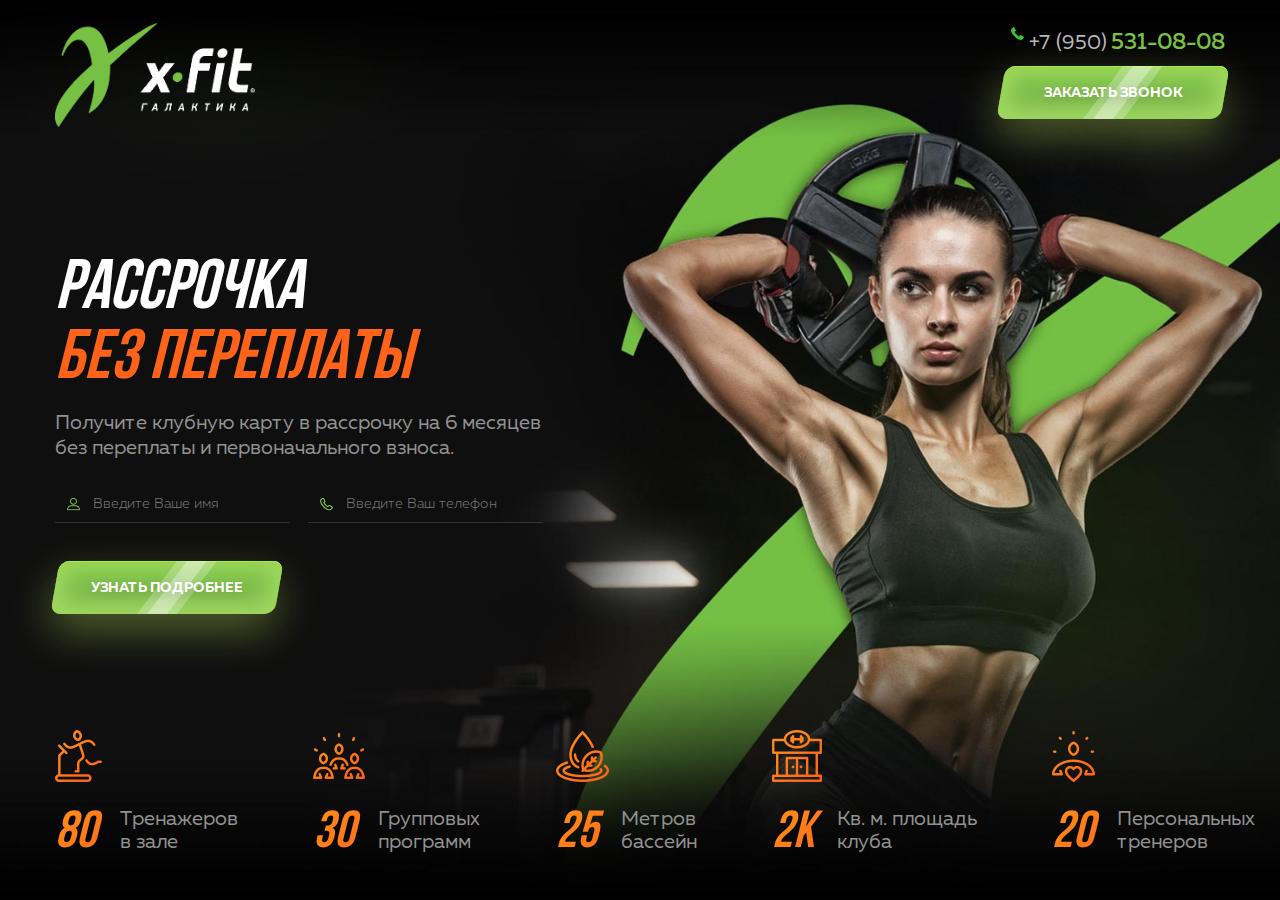
<file: promo/index.html>
<!DOCTYPE html>
<html lang="ru">
<head>
	<meta charset="UTF-8">
	<title>Фитнес-клуб X-Fit "Галактика"</title>

    <meta name="viewport" content="width=device-width, initial-scale=1.0, user-scalable=no" />
	
    <link rel="stylesheet" href="/css/main.min.css">
	
	<meta property="og:image:height" content="314">
	<meta property="og:image:width" content="600">
	<meta property="og:title" content="Фитнес-клуб X-Fit &quot;Галактика&quot;">
<!--	<meta property="og:description" content="Everything you need to know about the topic you are looking for">-->
	<meta property="og:url" content="http://www.xfit86.ru">
	<meta property="og:image" content="http://www.xfit86.ru/img/og-image.jpg">
	
	
	<link rel="apple-touch-icon" sizes="180x180" href="/img/icon/apple-touch-icon.png">
	<link rel="icon" type="image/png" sizes="32x32" href="/img/icon/favicon-32x32.png">
	<link rel="icon" type="image/png" sizes="16x16" href="/img/icon/favicon-16x16.png">
	<link rel="manifest" href="/site.webmanifest">
	<link rel="mask-icon" href="/img/icon/safari-pinned-tab.svg" color="#79c247">
	<link rel="shortcut icon" href="/img/icon/favicon.ico">
	<meta name="msapplication-TileColor" content="#ff6319">
	<meta name="theme-color" content="#ff6319">
</head> 
<body class="promo-body">
	<header class="header">
		
		<div class="header__container container container-l container-xl">
			
<!--
			<button class="button-menu" data-menu-btn>
				<span class="button-menu__icon">
					<span></span>
					<span></span>
					<span></span>
					<span></span>
				</span>
			</button>
-->
			
			<div class="header-logo-2 header-logo-2_left"></div>
			
			<div class="header__right-block">
				<button class="call-me-btn" data-fancybox data-src="#call-me-form"></button>
				<a class="header__number" href="tel:+79505310808" title="Позвонить">+7 (950) <span class="green">531-08-08</span></a>
				<button class="btn btn_green phone-icon" data-fancybox data-src="#call-me-form" title="Заказать звонок">
					<span>заказать звонок</span>
				</button>
				
			</div>
		</div>
		
	</header>
	<div class="promo">
		<div class="container container-l promo__container">
			<div class="promo-form">
				<h1 class="promo-form__title">Рассрочка <br><span class="orange">без переплаты</span></h1>
				<button class="promo-form__mob-btn btn btn_green" data-fancybox data-src="#promo-form-2" title="Открыть форму">
					<span>Узнать подробнее</span>
				</button>
				
				<form class="promo-form__desktop-form" id="promo-form-1">
					<p class="promo-form__note">Получите клубную карту в рассрочку на 6 месяцев <br>без переплаты и первоначального взноса.</p>
					<div class="promo-form__input-container">
						<label class="promo-form__input item-group item-group_icon item-group_icon-user">
							<input required autocomplete="name" name="name" type="text" class="item-group__input" placeholder="Введите Ваше имя">
						</label>
						<label class="promo-form__input item-group item-group_icon item-group_icon-tel">
							<input required autocomplete="tel" name="tel" type="tel" class="item-group__input" placeholder="Введите Ваш телефон">
						</label>
					</div>
					<input type="hidden" name="form-type" value="promo">
					<button type="submit" class="btn btn_green" title="Отправить форму">
						<span>Узнать подробнее</span>
					</button>
				</form>
			</div>
			<div class="promo-list">
				<div class="promo-list__item">
					<div class="promo-list__icon">
						<img src="/img/training.png" alt="">
					</div>
					<div class="promo-list__info">
						<div class="promo-list__value">80</div>
						<div class="promo-list__text">Тренажеров <br>в зале</div>
					</div>
				</div>
				<div class="promo-list__item">
					<div class="promo-list__icon">
						<img src="/img/wellness-group.png" alt="">
					</div>
					<div class="promo-list__info">
						<div class="promo-list__value">30</div>
						<div class="promo-list__text">Групповых <br>программ</div>
					</div>
				</div>
				<div class="promo-list__item">
					<div class="promo-list__icon">
						<img src="/img/spa.png" alt="">
					</div>
					<div class="promo-list__info">
						<div class="promo-list__value">25</div>
						<div class="promo-list__text">Метров <br>бассейн</div>
					</div>
				</div>
				<div class="promo-list__item promo-list__item_only-desktop">
					<div class="promo-list__icon">
						<img src="/img/gym.png" alt="">
					</div>
					<div class="promo-list__info">
						<div class="promo-list__value">2K</div>
						<div class="promo-list__text">Кв. м. площадь <br>клуба</div>
					</div>
				</div>
				<div class="promo-list__item">
					<div class="promo-list__icon">
						<img src="/img/emotional.png" alt="">
					</div>
					<div class="promo-list__info">
						<div class="promo-list__value">20</div>
						<div class="promo-list__text">Персональных <br>тренеров</div>
					</div>
				</div>
			</div>
		</div>
	</div>









	
	
	
	
	
	
	<form class="popup-wrapper" id="promo-form-2">
		<div class="popup-wrapper__title">Узнать подробнее</div>
		<div class="popup-wrapper__description">Для уточнения деталей акции заполните форму ниже, с Вами свяжется менеджер и все подробно расскажет</div>
		<label class="popup-wrapper__input-group item-group item-group_icon item-group_icon-user">
			<input type="text" autocomplete="name" name="name" class="popup-wrapper__input item-group__input" placeholder="Введите Ваше имя">
		</label>
		<label class="popup-wrapper__input-group item-group item-group_icon item-group_icon-tel">
			<input type="tel" autocomplete="tel" name="tel" class="popup-wrapper__input item-group__input" placeholder="Введите Ваш телефон">
		</label>

		<input type="hidden" name="form-type" value="promo">
		<button type="submit" class="popup-wrapper__btn btn btn_green" title="Отправить форму">
			<span>Узнать об акции</span>
		</button>
	</form>
	
	
	<form class="popup-wrapper" id="call-me-form" data-form="promo-1">
		<div class="popup-wrapper__title">Закажите звонок</div>
		<div class="popup-wrapper__description">И наш менеджер свяжется с Вами в течение 5 минут</div>
		<label class="popup-wrapper__input-group item-group item-group_icon item-group_icon-user">
			<input type="text" autocomplete="name" name="name" class="popup-wrapper__input item-group__input" placeholder="Введите Ваше имя">
		</label>
		<label class="popup-wrapper__input-group item-group item-group_icon item-group_icon-tel">
			<input type="tel" autocomplete="tel" name="tel" class="popup-wrapper__input item-group__input" placeholder="Введите Ваш телефон">
		</label>

		<input type="hidden" name="form-type" value="call-me">
		<input type="hidden" name="form-subtype" value="promo">
		
		<button type="submit" class="popup-wrapper__btn btn btn_green" title="Отправить форму">
			<span>заказать звонок</span>
		</button>
	</form>
	
	<div class="popup-wrapper" id="thanks">
		<div class="popup-wrapper__title">Спасибо!</div>
		<div class="popup-wrapper__description">Ваша заявка отправлена, <br><span class="orange">в ближайшее время с Вами свяжется наш специалист</span></div>
		<button data-fancybox-close class="popup-wrapper__input btn btn_green"><span>Ок</span></button>
	</div>
	
	
	
	<script>
		var addr = "Когалым, Дружбы народов д. 60",
			url = '/mail.php';
	</script>
	
	<script src="//code.jquery.com/jquery-3.3.1.min.js"></script>
	<script src="//api-maps.yandex.ru/2.1/?lang=ru_RU"></script>
	
	<script src="/js/owl.carousel.min.js"></script>
	<script src="/js/jquery.fancybox.min.js"></script>
	
	<script src="/js/inputmask/inputmask.min.js"></script>
	<script src="/js/inputmask/inputmask.extensions.min.js"></script>
	<script src="/js/inputmask/jquery.inputmask.min.js"></script>
	
	<script src="/js/main.min.js"></script>
	
	<!-- Yandex.Metrika counter -->
	<script type="text/javascript" >
		(function (d, w, c) {
			(w[c] = w[c] || []).push(function() {
				try {
					w.yaCounter49821397 = new Ya.Metrika2({
						id:49821397,
						clickmap:true,
						trackLinks:true,
						accurateTrackBounce:true,
						webvisor:true,
						triggerEvent:true
					});
				} catch(e) { }
			});

			var n = d.getElementsByTagName("script")[0],
				s = d.createElement("script"),
				f = function () { n.parentNode.insertBefore(s, n); };
			s.type = "text/javascript";
			s.async = true;
			s.src = "https://mc.yandex.ru/metrika/tag.js";

			if (w.opera == "[object Opera]") {
				d.addEventListener("DOMContentLoaded", f, false);
			} else { f(); }
		})(document, window, "yandex_metrika_callbacks2");
	</script>
	<noscript><div><img src="https://mc.yandex.ru/watch/49821397" style="position:absolute; left:-9999px;" alt="" /></div></noscript>
	<!-- /Yandex.Metrika counter -->
<!--	<script type="text/javascript" src="//api.venyoo.ru/wnew.js?wc=venyoo/default/science&widget_id=6104282444857344"></script>-->
</body>
</html>
</file>
